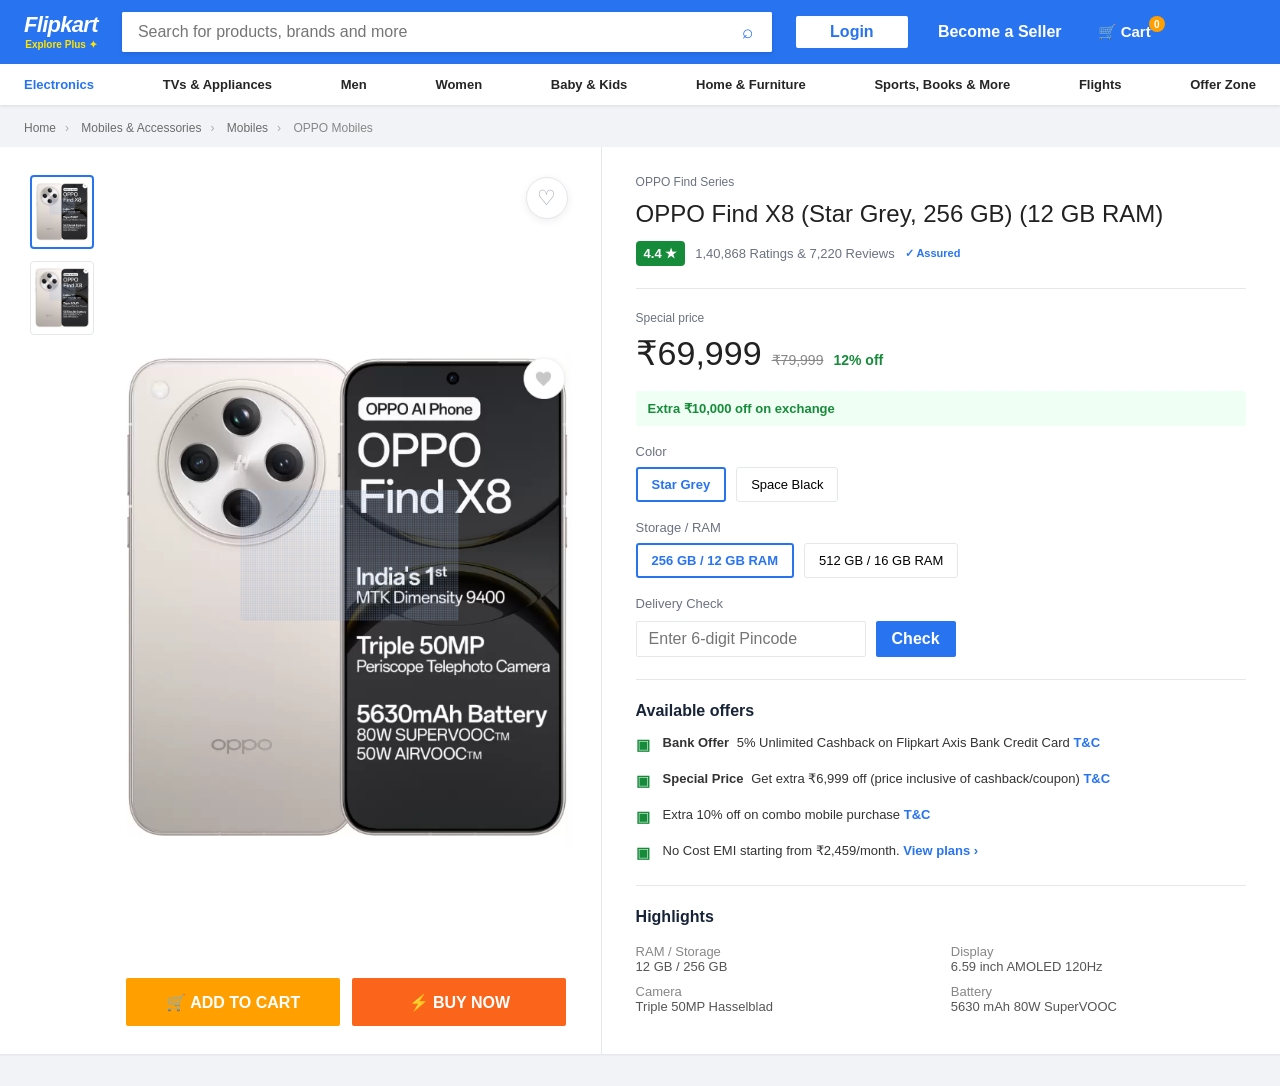
<file: index.html>
<!doctype html>
<html lang="en">
<head>
  <meta charset="UTF-8">
  <meta name="viewport" content="width=device-width, initial-scale=1.0">
  <meta name="description" content="Buy OPPO Find X8 (Star Grey, 256 GB, 12 GB RAM) online at best price on Flipkart. Features 50MP triple camera, AMOLED display, and Dimensity 9400.">
  <meta name="theme-color" content="#2874f0">

  <!-- Open Graph -->
  <meta property="og:title" content="OPPO Find X8 (256 GB, 12 GB RAM) — Flipkart">
  <meta property="og:description" content="Shop OPPO Find X8 with 12% OFF + Extra ₹10,000 off on exchange.">
  <meta property="og:image" content="phoneoppo.png">

  <!-- Favicon -->
  <link rel="icon" href="data:image/svg+xml,<svg xmlns='http://www.w3.org/2000/svg' viewBox='0 0 100 100'><rect width='100' height='100' fill='%232874f0'/><polygon points='50,15 63,40 90,44 70,63 75,90 50,77 25,90 30,63 10,44 37,40' fill='%23ffe500'/></svg>">

  <title>OPPO Find X8 (Star Grey, 256 GB) (12 GB RAM) | Flipkart</title>

  <link rel="stylesheet" href="styles.css">

  <!-- Structured Data -->
  <script type="application/ld+json">
  {
    "@context": "https://schema.org",
    "@type": "Product",
    "name": "OPPO Find X8 (Star Grey, 256 GB)",
    "image": "phoneoppo.png",
    "description": "OPPO Find X8 smartphone with 12 GB RAM, 256 GB Storage, 6.59 inch AMOLED display and 50MP Triple Camera.",
    "brand": { "@type": "Brand", "name": "OPPO" },
    "aggregateRating": {
      "@type": "AggregateRating",
      "ratingValue": "4.4",
      "reviewCount": "7220"
    },
    "offers": {
      "@type": "Offer",
      "priceCurrency": "INR",
      "price": "69999",
      "availability": "https://schema.org/InStock"
    }
  }
  </script>
</head>
<body>
  <header class="topbar">
    <div class="topbar-inner">
      <a class="brand" href="#" aria-label="Flipkart home">Flipkart<small>Explore <b>Plus</b> ✦</small></a>
      <form class="search" role="search" onsubmit="return false">
        <input type="search" placeholder="Search for products, brands and more" aria-label="Search for products, brands and more">
        <button type="submit" aria-label="Search">⌕</button>
      </form>
      <button class="top-action login" type="button">Login</button>
      <button class="top-action" type="button">Become a Seller</button>
      <button class="top-action cart" type="button" onclick="showToast('Your cart has ' + cartCount + ' item(s)')">
        🛒 Cart <span class="cart-badge" id="cartCountBadge">0</span>
      </button>
    </div>
  </header>

  <nav class="categories" aria-label="Main categories">
    <div class="categories-inner">
      <a class="category active" href="#product">Electronics</a>
      <a class="category" href="#">TVs &amp; Appliances</a>
      <a class="category" href="#">Men</a>
      <a class="category" href="#">Women</a>
      <a class="category" href="#">Baby &amp; Kids</a>
      <a class="category" href="#">Home &amp; Furniture</a>
      <a class="category" href="#">Sports, Books &amp; More</a>
      <a class="category" href="#">Flights</a>
      <a class="category" href="#">Offer Zone</a>
    </div>
  </nav>

  <nav class="breadcrumbs" aria-label="Breadcrumbs">
    <a href="#">Home</a><span class="crumb-separator">›</span>
    <a href="#">Mobiles &amp; Accessories</a><span class="crumb-separator">›</span>
    <a href="#">Mobiles</a><span class="crumb-separator">›</span>
    <span>OPPO Mobiles</span>
  </nav>

  <main class="product" id="product">
    <section class="gallery" aria-label="Product gallery">
      <div class="thumbs">
        <button class="thumb selected" type="button" aria-label="View front & back of OPPO Find X8" onclick="selectThumb(this)">
          <img src="phoneoppo.png" alt="OPPO Find X8 front and back view">
        </button>
        <button class="thumb" type="button" aria-label="View camera module of OPPO Find X8" onclick="selectThumb(this)">
          <img src="phoneoppo.png" alt="OPPO Find X8 camera setup view">
        </button>
      </div>

      <div class="hero-image">
        <button class="heart" id="wishlistBtn" type="button" aria-label="Add to wishlist" aria-pressed="false" onclick="toggleWishlist()">♡</button>
        <img id="mainProductImg" src="phoneoppo.png" alt="OPPO Find X8 smartphone in Star Grey">
        <div class="gallery-actions">
          <button class="add" type="button" onclick="addToCart()">🛒 Add to cart</button>
          <button class="buy" type="button" onclick="buyNow()">⚡ Buy now</button>
        </div>
      </div>
    </section>

    <section class="details" aria-labelledby="product-title">
      <div class="eyebrow">OPPO Find Series</div>
      <h1 id="product-title">OPPO Find X8 (Star Grey, 256 GB) (12 GB RAM)</h1>
      
      <div class="rating-row">
        <span class="rating">4.4 ★</span>
        <span class="reviews">1,40,868 Ratings &amp; 7,220 Reviews</span>
        <span class="assured">✓ Assured</span>
      </div>

      <div class="divider"></div>
      
      <div class="label">Special price</div>
      <div class="price-row">
        <span class="price">₹69,999</span>
        <del class="mrp">₹79,999</del>
        <span class="discount">12% off</span>
      </div>
      
      <div class="offer-strip">Extra ₹10,000 off on exchange</div>

      <!-- Variant Selectors -->
      <div class="variant-group">
        <label>Color</label>
        <div class="variant-options">
          <button class="variant-btn selected" onclick="selectVariant(this, 'Color')">Star Grey</button>
          <button class="variant-btn" onclick="selectVariant(this, 'Color')">Space Black</button>
        </div>
      </div>

      <div class="variant-group">
        <label>Storage / RAM</label>
        <div class="variant-options">
          <button class="variant-btn selected" onclick="selectVariant(this, 'Storage')">256 GB / 12 GB RAM</button>
          <button class="variant-btn" onclick="selectVariant(this, 'Storage')">512 GB / 16 GB RAM</button>
        </div>
      </div>

      <!-- Delivery Pincode Checker -->
      <div class="variant-group">
        <label for="pincodeInput">Delivery Check</label>
        <div class="pincode-box">
          <input type="text" id="pincodeInput" placeholder="Enter 6-digit Pincode" maxlength="6">
          <button type="button" onclick="checkPincode()">Check</button>
        </div>
        <div class="pincode-result" id="pincodeResult"></div>
      </div>

      <div class="divider"></div>

      <h2 class="section-title">Available offers</h2>
      <ul class="offer-list">
        <li><span class="tag">▣</span><span><strong>Bank Offer</strong> 5% Unlimited Cashback on Flipkart Axis Bank Credit Card <a class="link" href="#">T&amp;C</a></span></li>
        <li><span class="tag">▣</span><span><strong>Special Price</strong> Get extra ₹6,999 off (price inclusive of cashback/coupon) <a class="link" href="#">T&amp;C</a></span></li>
        <li><span class="tag">▣</span><span>Extra 10% off on combo mobile purchase <a class="link" href="#">T&amp;C</a></span></li>
        <li><span class="tag">▣</span><span>No Cost EMI starting from ₹2,459/month. <a class="link" href="#">View plans ›</a></span></li>
      </ul>

      <div class="divider"></div>

      <h2 class="section-title">Highlights</h2>
      <div class="specs">
        <div><span>RAM / Storage</span><br>12 GB / 256 GB</div>
        <div><span>Display</span><br>6.59 inch AMOLED 120Hz</div>
        <div><span>Camera</span><br>Triple 50MP Hasselblad</div>
        <div><span>Battery</span><br>5630 mAh 80W SuperVOOC</div>
      </div>
    </section>
  </main>

  <div id="toastNotice"></div>

  <script>
    let cartCount = 0;

    function selectThumb(btn) {
      document.querySelectorAll('.thumb').forEach(t => t.classList.remove('selected'));
      btn.classList.add('selected');
    }

    function toggleWishlist() {
      const btn = document.getElementById('wishlistBtn');
      const isFav = btn.classList.toggle('active');
      btn.setAttribute('aria-pressed', isFav);
      btn.textContent = isFav ? '♥' : '♡';
      showToast(isFav ? 'Added to Wishlist' : 'Removed from Wishlist');
    }

    function addToCart() {
      cartCount++;
      document.getElementById('cartCountBadge').textContent = cartCount;
      showToast('Item added to Cart!');
    }

    function buyNow() {
      showToast('Proceeding to Checkout...');
    }

    function selectVariant(btn, type) {
      const parent = btn.parentElement;
      parent.querySelectorAll('.variant-btn').forEach(b => b.classList.remove('selected'));
      btn.classList.add('selected');
      showToast(type + ' updated to: ' + btn.textContent);
    }

    function checkPincode() {
      const pin = document.getElementById('pincodeInput').value.trim();
      const res = document.getElementById('pincodeResult');
      if (/^\d{6}$/.test(pin)) {
        res.style.color = '#168b3a';
        res.textContent = '✓ Delivery by Tomorrow, 11:00 AM | Free Delivery';
      } else {
        res.style.color = '#e53935';
        res.textContent = 'Please enter a valid 6-digit Pincode';
      }
    }

    function showToast(msg) {
      const container = document.getElementById('toastNotice');
      container.innerHTML = `<div class="toast-msg" role="alert">${msg}</div>`;
      setTimeout(() => { container.innerHTML = ''; }, 3000);
    }
  </script>
</body>
</html>
</file>
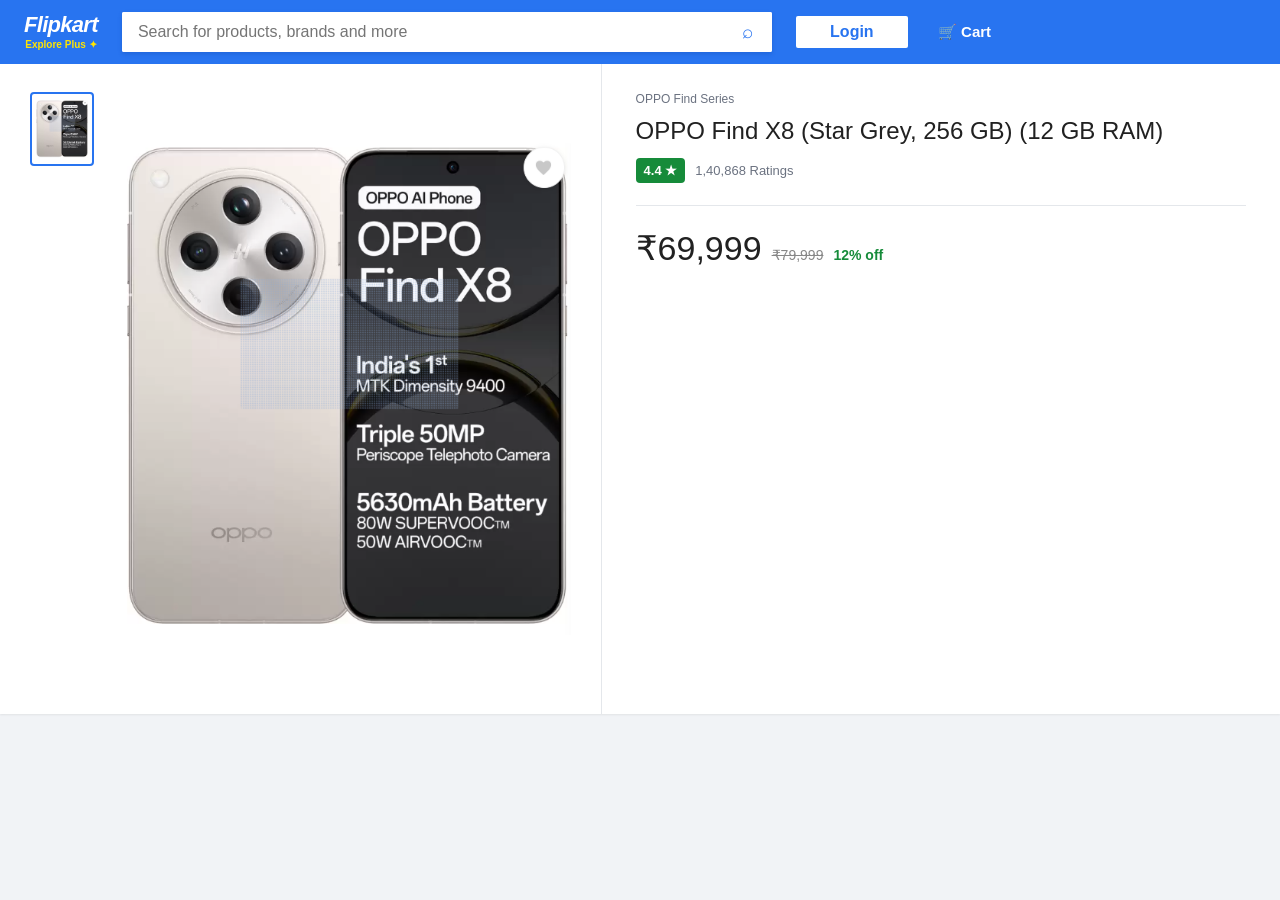
<file: inox.html>
<!doctype html>
<html lang="en">
<head>
  <meta charset="UTF-8">
  <meta name="viewport" content="width=device-width, initial-scale=1.0">
  <meta name="description" content="OPPO Find X8 (Star Grey, 256 GB) — Buy online on Flipkart.">
  <meta name="theme-color" content="#2874f0">
  <link rel="icon" href="data:image/svg+xml,<svg xmlns='http://www.w3.org/2000/svg' viewBox='0 0 100 100'><rect width='100' height='100' fill='%232874f0'/><polygon points='50,15 63,40 90,44 70,63 75,90 50,77 25,90 30,63 10,44 37,40' fill='%23ffe500'/></svg>">
  <title>OPPO Find X8 | Flipkart</title>
  <link rel="stylesheet" href="styles.css">
</head>
<body>
  <header class="topbar">
    <div class="topbar-inner">
      <a class="brand" href="index.html" aria-label="Flipkart home">Flipkart<small>Explore <b>Plus</b> ✦</small></a>
      <form class="search" role="search" onsubmit="return false">
        <input type="search" placeholder="Search for products, brands and more" aria-label="Search">
        <button type="submit" aria-label="Search">⌕</button>
      </form>
      <button class="top-action login" type="button">Login</button>
      <button class="top-action cart" type="button">🛒 Cart</button>
    </div>
  </header>

  <main class="product" id="product">
    <section class="gallery" aria-label="Product gallery">
      <div class="thumbs">
        <button class="thumb selected" type="button" aria-label="View product image"><img src="phoneoppo.png" alt="OPPO Find X8"></button>
      </div>
      <div class="hero-image">
        <img src="phoneoppo.png" alt="OPPO Find X8 smartphone">
      </div>
    </section>

    <section class="details">
      <div class="eyebrow">OPPO Find Series</div>
      <h1>OPPO Find X8 (Star Grey, 256 GB) (12 GB RAM)</h1>
      <div class="rating-row"><span class="rating">4.4 ★</span><span class="reviews">1,40,868 Ratings</span></div>
      <div class="divider"></div>
      <div class="price-row"><span class="price">₹69,999</span><del class="mrp">₹79,999</del><span class="discount">12% off</span></div>
    </section>
  </main>
</body>
</html>
</file>
<file: styles.css>
:root {
  --blue: #2874f0;
  --ink: #172337;
  --muted: #6b7280;
  --line: #e4e7eb;
  --green: #168b3a;
  --orange: #ff9f00;
  --surface: #fff;
  --page: #f1f3f6;
  --focus-ring: 0 0 0 3px rgba(40, 116, 240, .35);
}

* { box-sizing: border-box; }
html { scroll-behavior: smooth; }
body {
  margin: 0;
  color: var(--ink);
  background: var(--page);
  font-family: Arial, Helvetica, sans-serif;
  -webkit-font-smoothing: antialiased;
}

button, input { font: inherit; }
button { cursor: pointer; }

a:focus-visible, button:focus-visible, input:focus-visible {
  outline: none;
  box-shadow: var(--focus-ring);
}

.topbar { background: var(--blue); color: #fff; position: sticky; top: 0; z-index: 100; }
.topbar-inner {
  display: flex;
  align-items: center;
  gap: 24px;
  max-width: 1280px;
  min-height: 64px;
  margin: auto;
  padding: 0 24px;
}

.brand {
  color: #fff;
  text-decoration: none;
  font-size: 22px;
  font-style: italic;
  font-weight: 700;
  letter-spacing: -.7px;
  line-height: 1;
}

.brand small {
  display: block;
  margin-top: 4px;
  color: #ffe500;
  font-size: 10px;
  font-style: normal;
  letter-spacing: 0;
  text-align: center;
}

.search {
  display: flex;
  flex: 1;
  max-width: 650px;
  height: 40px;
  overflow: hidden;
  border-radius: 2px;
  background: #fff;
  box-shadow: 0 2px 4px rgba(11, 63, 156, .26);
}

.search input {
  flex: 1;
  min-width: 0;
  border: 0;
  outline: 0;
  padding: 0 16px;
  color: #333;
}

.search button {
  width: 48px;
  border: 0;
  background: #fff;
  color: var(--blue);
  font-size: 19px;
}

.top-action {
  border: 0;
  background: transparent;
  color: #fff;
  font-weight: 700;
  white-space: nowrap;
}

.login {
  min-width: 112px;
  height: 32px;
  background: #fff;
  color: var(--blue);
  border-radius: 2px;
}

.cart { font-size: 15px; position: relative; }
.cart-badge {
  position: absolute;
  top: -6px;
  right: -8px;
  background: var(--orange);
  color: #fff;
  font-size: 10px;
  border-radius: 50%;
  width: 16px;
  height: 16px;
  display: grid;
  place-items: center;
}

.categories { background: #fff; box-shadow: 0 1px 3px rgba(0, 0, 0, .1); }
.categories-inner {
  display: flex;
  justify-content: space-between;
  gap: 18px;
  max-width: 1280px;
  margin: auto;
  padding: 13px 24px;
}

.category {
  color: #252525;
  font-size: 13px;
  font-weight: 600;
  text-decoration: none;
  white-space: nowrap;
}

.category:hover, .category.active { color: var(--blue); }

.breadcrumbs {
  max-width: 1280px;
  margin: 0 auto;
  padding: 16px 24px 12px;
  color: #878787;
  font-size: 12px;
}

.breadcrumbs a { color: #6d6d6d; text-decoration: none; }
.breadcrumbs a:hover { color: var(--blue); }
.crumb-separator { margin: 0 9px; color: #aaa; }

.product {
  display: grid;
  grid-template-columns: minmax(360px, 47%) 1fr;
  max-width: 1280px;
  min-height: 650px;
  margin: 0 auto 32px;
  background: var(--surface);
  box-shadow: 0 1px 2px rgba(0, 0, 0, .07);
}

.gallery {
  display: grid;
  grid-template-columns: 70px 1fr;
  gap: 22px;
  padding: 28px 30px;
  border-right: 1px solid var(--line);
  position: relative;
}

.thumbs { display: flex; flex-direction: column; gap: 12px; }
.thumb {
  display: grid;
  place-items: center;
  width: 64px;
  height: 74px;
  padding: 4px;
  border: 1px solid var(--line);
  border-radius: 4px;
  background: #fff;
  transition: border-color .2s ease;
}

.thumb.selected { border: 2px solid var(--blue); }
.thumb img { max-width: 100%; max-height: 100%; object-fit: contain; }

.hero-image {
  position: relative;
  display: grid;
  place-items: center;
  min-height: 530px;
}

.hero-image img { width: min(100%, 465px); max-height: 570px; object-fit: contain; }

.heart {
  position: absolute;
  top: 2px;
  right: 3px;
  display: grid;
  place-items: center;
  width: 42px;
  height: 42px;
  border: 1px solid var(--line);
  border-radius: 50%;
  background: #fff;
  color: #9ba1aa;
  font-size: 21px;
  box-shadow: 0 2px 8px rgba(0, 0, 0, .07);
  transition: color .2s ease;
}

.heart.active { color: #e53935; }

.gallery-actions {
  position: absolute;
  bottom: 0;
  left: 50%;
  display: flex;
  gap: 12px;
  width: min(100%, 440px);
  transform: translateX(-50%);
}

.gallery-actions button {
  flex: 1;
  height: 48px;
  border: 0;
  border-radius: 2px;
  color: #fff;
  font-weight: 700;
  text-transform: uppercase;
  transition: opacity .2s ease;
}

.gallery-actions button:hover { opacity: .9; }
.add { background: var(--orange); }
.buy { background: #fb641b; }

.details { padding: 28px 34px 40px; }
.eyebrow { color: var(--muted); font-size: 12px; }
h1 { margin: 9px 0 11px; color: #212121; font-size: 24px; font-weight: 500; line-height: 1.35; }

.rating-row { display: flex; align-items: center; gap: 10px; flex-wrap: wrap; }
.rating { padding: 5px 8px; border-radius: 4px; background: var(--green); color: #fff; font-size: 13px; font-weight: 700; }
.assured { color: #2874f0; font-size: 11px; font-weight: 700; }
.reviews { color: var(--muted); font-size: 13px; }

.divider { height: 1px; margin: 22px 0; background: var(--line); }
.label { margin-bottom: 8px; color: var(--muted); font-size: 12px; }

.price-row { display: flex; align-items: baseline; gap: 10px; flex-wrap: wrap; }
.price { color: #212121; font-size: 34px; font-weight: 500; }
.mrp { color: #878787; font-size: 14px; }
.discount { color: var(--green); font-size: 14px; font-weight: 700; }

.offer-strip {
  margin: 18px 0;
  padding: 10px 12px;
  border-radius: 3px;
  background: #f0fff4;
  color: var(--green);
  font-size: 13px;
  font-weight: 700;
}

.section-title { margin: 0 0 14px; font-size: 16px; }
.offer-list { display: grid; gap: 14px; padding: 0; margin: 0; list-style: none; }
.offer-list li { display: grid; grid-template-columns: 20px 1fr; gap: 7px; color: #333; font-size: 13px; line-height: 1.45; }
.tag { color: var(--green); font-size: 15px; font-weight: 700; }
.offer-list strong { margin-right: 4px; }
.link { color: var(--blue); font-weight: 600; text-decoration: none; }

/* Variant Selector */
.variant-group { margin-bottom: 18px; }
.variant-group label { display: block; font-size: 13px; color: var(--muted); margin-bottom: 8px; }
.variant-options { display: flex; gap: 10px; }
.variant-btn {
  border: 1px solid var(--line);
  padding: 8px 14px;
  border-radius: 3px;
  background: #fff;
  font-size: 13px;
  cursor: pointer;
  transition: border-color .2s ease;
}

.variant-btn.selected { border: 2px solid var(--blue); font-weight: 700; color: var(--blue); }

/* Pincode Delivery Checker */
.pincode-box { display: flex; gap: 10px; max-width: 320px; margin-top: 10px; }
.pincode-box input { flex: 1; padding: 8px 12px; border: 1px solid var(--line); border-radius: 2px; }
.pincode-box button { background: var(--blue); color: #fff; border: 0; padding: 8px 16px; border-radius: 2px; font-weight: 700; }
.pincode-result { font-size: 12px; margin-top: 6px; color: var(--green); font-weight: 600; }

.specs { display: grid; grid-template-columns: repeat(2, minmax(120px, 1fr)); gap: 10px 20px; margin-top: 18px; color: #555; font-size: 13px; }
.specs span { color: #878787; }

/* Toast */
.toast-msg {
  position: fixed;
  bottom: 24px;
  left: 50%;
  transform: translateX(-50%);
  background: #212121;
  color: #fff;
  padding: 12px 24px;
  border-radius: 4px;
  font-size: 14px;
  box-shadow: 0 4px 12px rgba(0,0,0,.2);
  z-index: 1000;
}

@media (max-width: 860px) {
  .topbar-inner { gap: 12px; padding: 12px 16px; flex-wrap: wrap; }
  .search { order: 3; flex-basis: 100%; max-width: none; }
  .categories-inner { justify-content: flex-start; overflow-x: auto; padding: 12px 16px; }
  .product { grid-template-columns: 1fr; margin: 0 12px 24px; }
  .gallery { border-right: 0; border-bottom: 1px solid var(--line); }
  .details { padding: 24px; }
}

@media (max-width: 520px) {
  .topbar-inner { min-height: 112px; }
  .top-action:not(.login) { display: none; }
  .login { margin-left: auto; }
  .breadcrumbs { padding: 13px 16px 10px; white-space: nowrap; overflow: hidden; text-overflow: ellipsis; }
  .product { margin: 0; }
  .gallery { grid-template-columns: 52px 1fr; gap: 12px; padding: 18px 14px 72px; }
  .thumb { width: 48px; height: 60px; }
  .hero-image { min-height: 380px; }
  .hero-image img { max-height: 390px; }
  .gallery-actions { bottom: 12px; width: calc(100% - 28px); }
  .details { padding: 22px 16px 30px; }
  h1 { font-size: 20px; }
  .price { font-size: 30px; }
}
</file>
